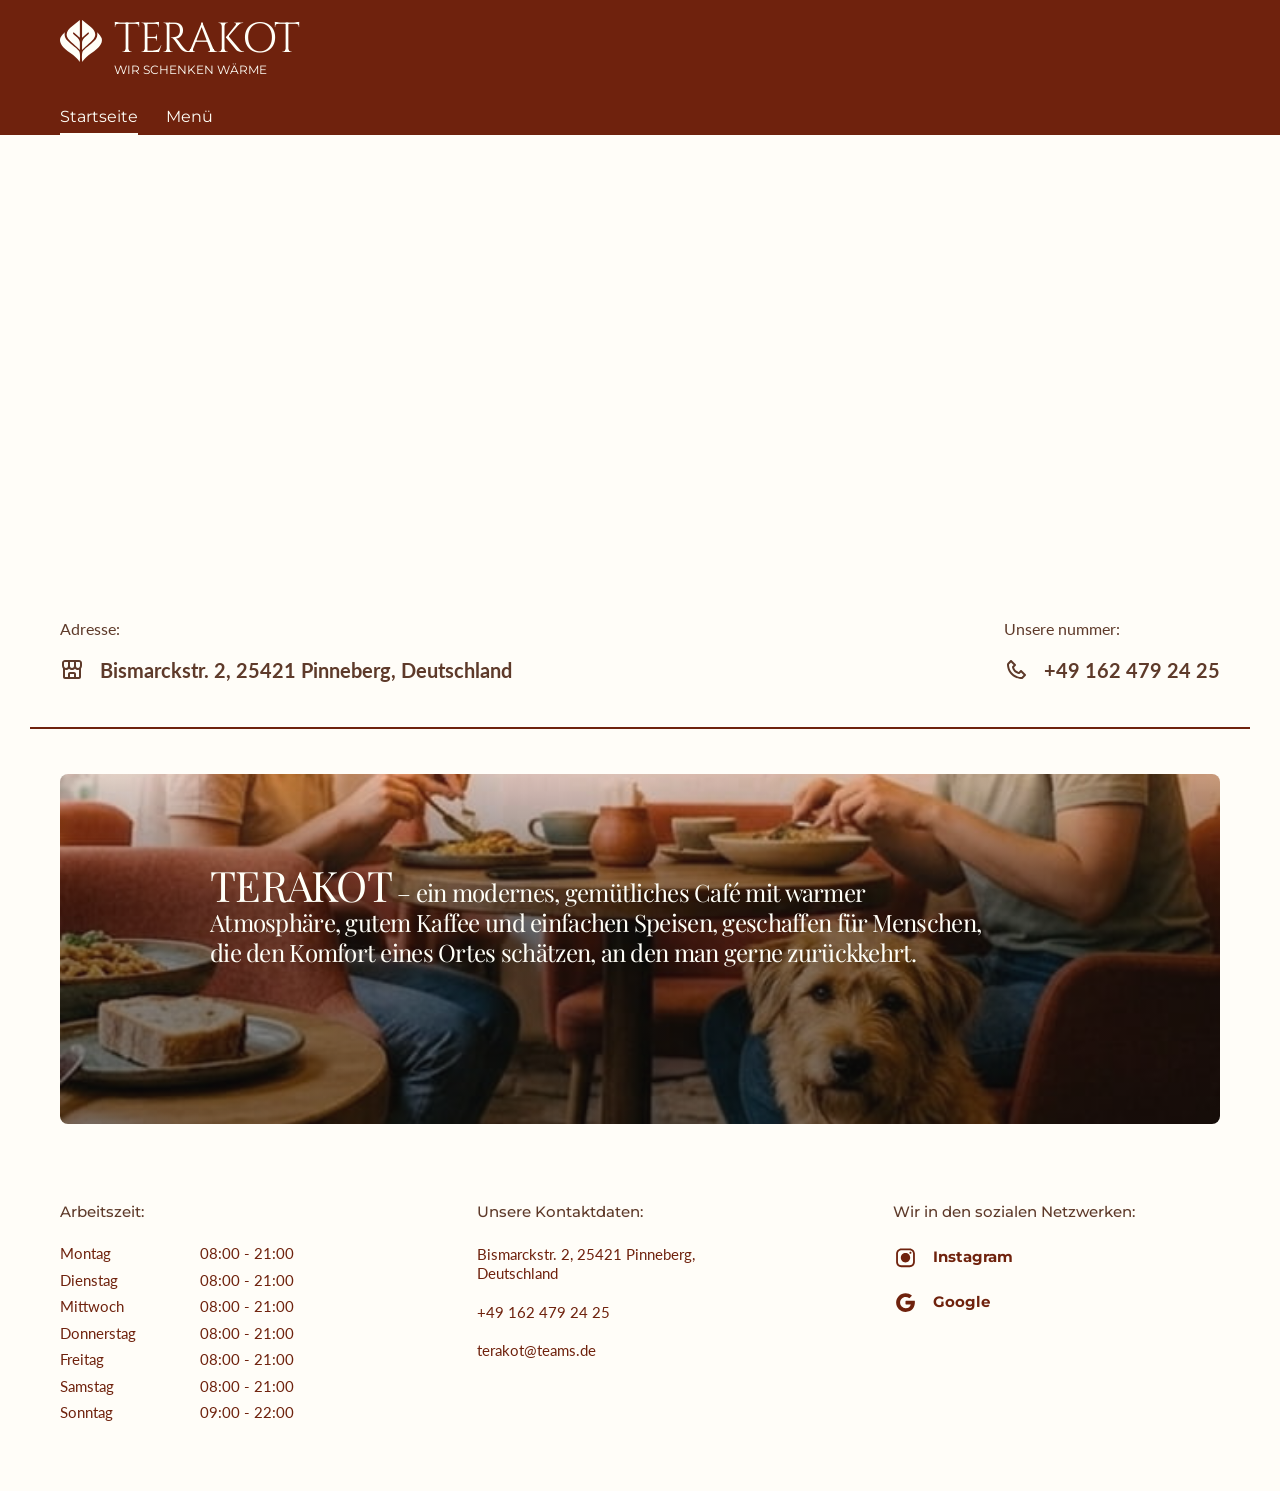
<file: index.html>
<!DOCTYPE html>
<html lang="en">
<head>
  <meta charset="UTF-8">
  <meta
  name="viewport"
  content="width=device-width, initial-scale=1.0, maximum-scale=1.0, user-scalable=no"/>
  <title>TERAKOT Café</title>
  <link rel="icon" type="ico+xml" href="favicon.ico">
  <link rel="apple-touch-icon" sizes="180x180" href="favicon.ico">
<link rel="preconnect" href="https://fonts.googleapis.com">
<link rel="preconnect" href="https://fonts.gstatic.com" crossorigin>
<link href="https://fonts.googleapis.com/css2?family=Cinzel:wght@400..900&family=Lato:ital,wght@0,100;0,300;0,400;0,700;0,900;1,100;1,300;1,400;1,700;1,900&family=Montserrat:ital,wght@0,100..900;1,100..900&family=Playfair+Display:ital,wght@0,400..900;1,400..900&display=swap" rel="stylesheet">
  <link rel="stylesheet" href="./css/common.css">
  <link rel="stylesheet" href="./css/home.css">

</head>
<body>
  <header class="site-header">
  <div class="container header-inner">
    <a href="./index.html" class="desktop-logo">
      <svg class="logo-icon" width="35" height="35">
        <use href="./images/symbol-defs.svg#icon-icon-terakot"></use>
      </svg>

      <div>
        <span class="desktop-logo-title">TERAKOT</span>
        <span class="desktop-logo-subtitle">WIR SCHENKEN WÄRME</span>
      </div>
    </a>

    <nav class="desktop-nav">
      <a href="./index.html" class="desktop-nav-link is-active" aria-current="page">Startseite</a>
      <a href="./menu.html" class="desktop-nav-link">Menü</a>
    </nav>

    <button class="burger-btn" id="burgerBtn" type="button" aria-label="Open menu">
      <svg class="burger-icon" width="40" height="40">
        <use href="./images/symbol-defs.svg#icon-menu-icon"></use>
      </svg>
    </button>
  </div>
</header>

  <div class="mobile-menu" id="mobileMenu">
    <div class="container mobile-menu-inner">
      <div class="mobile-menu-header">
        <div class="header-logo">
          <svg width="35" height="35">
            <use href="./images/symbol-defs.svg#icon-icon-terakot"></use>
          </svg>
          <span>TERAKOT</span>
        </div>

        <button class="close-btn" id="closeBtn" type="button" aria-label="Close menu">
          <svg width="40" height="40">
            <use href="./images/symbol-defs.svg#icon-x-icon"></use>
          </svg>
        </button>
      </div>

      <nav class="mobile-nav">
  <a href="./menu.html">Menü</a>
  <a href="#info">Informationen</a>
</nav>

<a href="./favorites.html" class="mobile-favorites-bar" id="mobileFavoritesBar">
  <span id="mobileFavoritesCount">0. Option ausgewählt</span>

  <svg width="28" height="28">
    <use href="./images/symbol-defs.svg#icon-heart-icon"></use>
  </svg>
</a>
    </div>
  </div>

  <main>
    <section class="hero-section">
      <div class="container">
        <h1 class="hero-title">TERAKOT</h1>
        <p class="hero-subtitle">Café</p>
      </div>
    </section>
<section class="tablet-info-section">
  <div class="container tablet-info-container">
    <div class="tablet-info-item">
      <p class="tablet-info-title">Adresse:</p>

      <div class="tablet-info-row">
        <svg width="24" height="24">
          <use href="./images/symbol-defs.svg#icon-magazin-icon"></use>
        </svg>
        <p>Bismarckstr. 2, 25421 Pinneberg, Deutschland</p>
      </div>
    </div>

    <div class="tablet-info-item">
      <p class="tablet-info-title">Unsere nummer:</p>

      <div class="tablet-info-row">
        <svg width="24" height="24">
          <use href="./images/symbol-defs.svg#icon-phone-icon"></use>
        </svg>
        <a href="tel:+491624792425">+49 162 479 24 25</a>
      </div>
    </div>
  </div>
</section>
    <section class="hero-store">
      <div class="container">
        <h2 class="cafe-name">Café TERAKOT</h2>
        <p class="cafe-address">Bismarckstr. 2, 25421 Pinneberg, Deutschland</p>
        <p class="cafe-slogan">WIR SCHENKEN WÄRME</p>
      </div>
    </section>

    <section class="menu-section">
      <div class="container">
        <div class="section-heading">
          <span class="line"></span>
          <h2 class="section-title">Menü</h2>
          <span class="line"></span>
        </div>

        <ul class="menu-list">
          <li class="menu-item">
            <a href="./menu.html#fruch" class="menu-link">
              Frühstück
              <svg class="icon-list" width="24" height="24">
                <use href="./images/symbol-defs.svg#icon-right-arrow-alt-icon"></use>
              </svg>
            </a>
          </li>

          <li class="menu-item">
            <a href="./menu.html#mittag" class="menu-link">
              Mittagstisch
              <svg class="icon-list" width="24" height="24">
                <use href="./images/symbol-defs.svg#icon-right-arrow-alt-icon"></use>
              </svg>
            </a>
          </li>

          <li class="menu-item">
            <a href="./menu.html#backwaren" class="menu-link">
              Backwaren und "To-Go"
              <svg class="icon-list" width="24" height="24">
                <use href="./images/symbol-defs.svg#icon-right-arrow-alt-icon"></use>
              </svg>
            </a>
          </li>

          <li class="menu-item">
            <a href="./menu.html#getranke" class="menu-link">
              Getränke
              <svg class="icon-list" width="24" height="24">
                <use href="./images/symbol-defs.svg#icon-right-arrow-alt-icon"></use>
              </svg>
            </a>
          </li>
        </ul>
      </div>
    </section>

    <section class="about-section">
      <div class="container">
        <div class="block-story">
          <div class="block-text">
            <p>
              <strong class="st-text">TERAKOT</strong>
              – ein modernes, gemütliches Café mit warmer Atmosphäre, gutem Kaffee
              und einfachen Speisen, geschaffen für Menschen, die den Komfort eines
              Ortes schätzen, an den man gerne zurückkehrt.
            </p>
          </div>

          <img
            class="about-img"
            srcset="./images/doge-phone-2x.jpg 2x"
            src="./images/dog-phone-1x.jpg"
            alt="People drinking coffee in Terakot Café"
          />
        </div>
      </div>
    </section>
<section class="contacts-section" id="info">
  <div class="container contacts-container">
    <div class="contact-item">
      <svg class="contact-icon" width="24" height="24">
        <use href="./images/symbol-defs.svg#icon-magazin-icon"></use>
      </svg>

      <div class="contact-body">
        <p class="contact-title">Adresse:</p>
        <p class="contact-text">Bismarckstr. 2, 25421 Pinneberg, Deutschland</p>
      </div>
    </div>

    <div class="contact-item">
      <svg class="contact-icon" width="24" height="24">
        <use href="./images/symbol-defs.svg#icon-phone-icon"></use>
      </svg>

      <div class="contact-body">
        <p class="contact-title">Unsere Nummer:</p>
        <a href="tel:+491624792425" class="contact-text">+49 162 479 24 25</a>
      </div>
    </div>

    <div class="contact-item">
      <svg class="contact-icon" width="24" height="24">
        <use href="./images/symbol-defs.svg#icon-meseger-icon"></use>
      </svg>

      <div class="contact-body">
        <p class="contact-title">E-Mail:</p>
        <a href="mailto:terakot@teams.de" class="contact-text">terakot@teams.de</a>
      </div>
    </div>

    <div class="contact-item">
      <svg class="contact-icon" width="24" height="24">
        <use href="./images/symbol-defs.svg#icon-clock-icon"></use>
      </svg>

      <div class="contact-body">
        <p class="contact-title">Arbeitszeit:</p>

        <div class="work-time">
          <p class="contact-text">Mo-Sa: 08:00 - 21:00</p>
          <p class="contact-text">So: 09:00 - 22:00</p>
        </div>
      </div>
    </div>
  </div>
</section>

<section class="social-section">
  <div class="container">
    <h2 class="social-title">Wir sind in den sozialen Netzwerken</h2>

    <div class="social-btns">
      <a href="#" class="social-btn">
        <svg class="social-icon" width="24" height="24">
          <use href="./images/symbol-defs.svg#icon-instagram-icon"></use>
        </svg>
        Instagram
      </a>

      <a href="#" class="social-btn">
        <svg class="social-icon" width="24" height="24">
          <use href="./images/symbol-defs.svg#icon-google-icon"></use>
        </svg>
        Google
      </a>
    </div>
  </div>
</section>

<section class="footer-info-section">
  <div class="container footer-info-grid">
    <div class="footer-info-block footer-worktime">
      <h2 class="footer-info-heading">Arbeitszeit:</h2>

      <ul class="footer-worktime-list">
        <li><span>Montag</span><span>08:00 - 21:00</span></li>
        <li><span>Dienstag</span><span>08:00 - 21:00</span></li>
        <li><span>Mittwoch</span><span>08:00 - 21:00</span></li>
        <li><span>Donnerstag</span><span>08:00 - 21:00</span></li>
        <li><span>Freitag</span><span>08:00 - 21:00</span></li>
        <li><span>Samstag</span><span>08:00 - 21:00</span></li>
        <li><span>Sonntag</span><span>09:00 - 22:00</span></li>
      </ul>
    </div>

    <div class="footer-info-block footer-contacts">
      <h2 class="footer-info-heading">Unsere Kontaktdaten:</h2>

      <address class="footer-contact-list">
        <a>Bismarckstr. 2, 25421 Pinneberg,<br>Deutschland</a>
        <a href="tel:+491624792425">+49 162 479 24 25</a>
        <a href="mailto:terakot@teams.de">terakot@teams.de</a>
      </address>
    </div>

    <div class="footer-info-block footer-social">
      <h2 class="footer-info-heading">Wir in den sozialen Netzwerken:</h2>

      <div class="footer-social-list">
        <a href="#">
          <svg width="25" height="25">
            <use href="./images/symbol-defs.svg#icon-instagram-icon"></use>
          </svg>
          Instagram
        </a>

        <a href="#">
          <svg width="25" height="25">
            <use href="./images/symbol-defs.svg#icon-google-icon"></use>
          </svg>
          Google
        </a>
      </div>
    </div>
  </div>
</section>
  </main>
<a href="./favorites.html" class="home-favorites-btn" id="homeFavoritesBtn" aria-label="Favoriten öffnen">
  <svg width="20" height="20">
    <use href="./images/symbol-defs.svg#icon-heart-icon"></use>
  </svg>
</a>
  <script src="./js/main.js"></script>
  <script src="./js/nav-transition.js"></script>
</body>
</html>
</file>
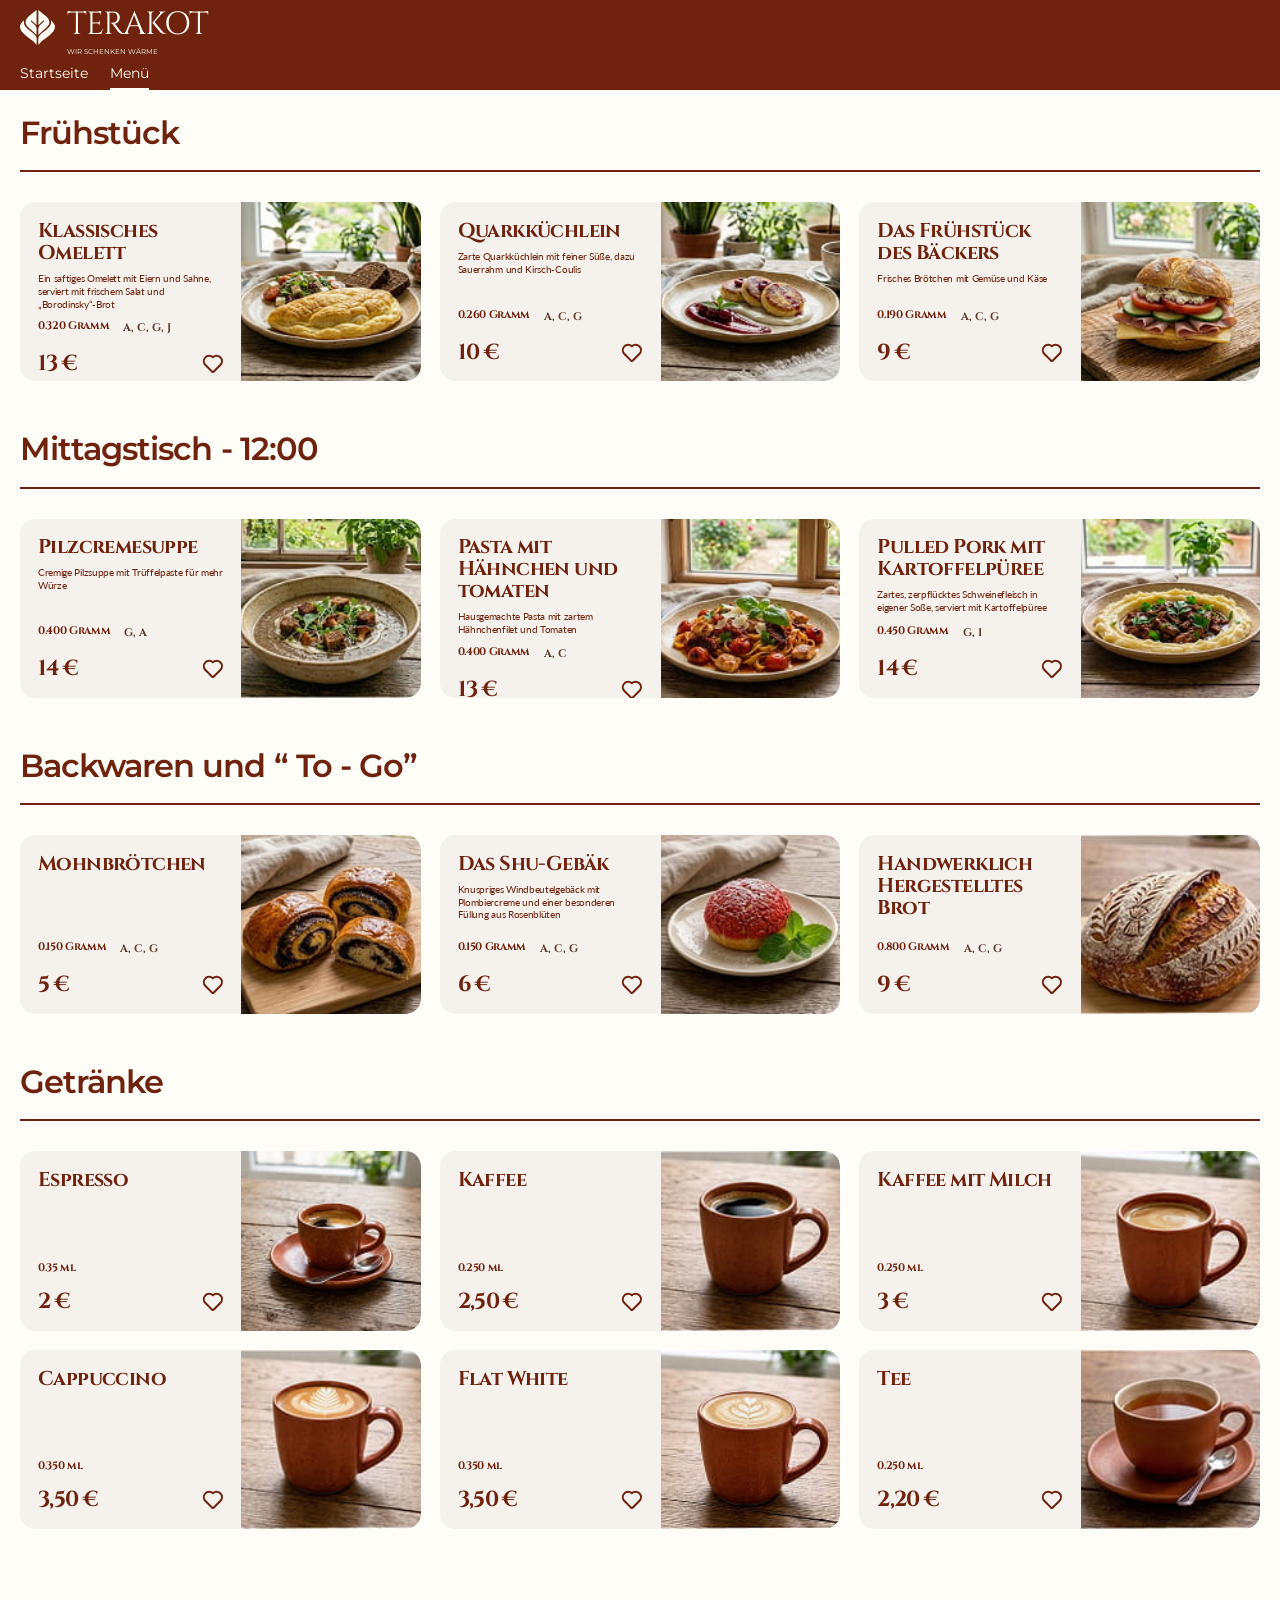
<file: favorites.html>
<!DOCTYPE html>
<html lang="de">
<head>
  <meta charset="UTF-8" />
  <meta
  name="viewport"
  content="width=device-width, initial-scale=1.0, maximum-scale=1.0, user-scalable=no"
/>

  <title>Favoriten | TERAKOT</title>
<link rel="icon" type="ico+xml" href="favicon.ico">
<link rel="apple-touch-icon" sizes="180x180" href="favicon.ico">
  <link rel="preconnect" href="https://fonts.googleapis.com" />
  <link rel="preconnect" href="https://fonts.gstatic.com" crossorigin />

  <link
    href="https://fonts.googleapis.com/css2?family=Cinzel:wght@400..900&family=Lato:wght@400;700&family=Montserrat:wght@400;500;600;700&display=swap"
    rel="stylesheet"/>

  <link rel="stylesheet" href="./css/common.css" />
  <link rel="stylesheet" href="./css/favorites.css" />
</head>

<body>
  <header class="favorites-header">
    <a href="./index.html" class="favorites-logo" aria-label="Zur Startseite">
      <svg width="35" height="35">
        <use href="./images/symbol-defs.svg#icon-icon-terakot"></use>
      </svg>
      <span>TERAKOT</span>
    </a>
  </header>

  <main class="favorites-page">
    <div class="container">
      <ul class="favorites-list" id="favoritesList"></ul>

      <p class="favorites-empty" id="favoritesEmpty">
        Du hast noch keine Favoriten ausgewählt.
      </p>
    </div>
  </main>

  <a href="./menu.html" class="favorites-back-btn">
    Zurück zum Menü
  </a>

  <script src="./js/favorites.js"></script>
  <script src="./js/nav-transition.js"></script>
</body>
</html>
</file>
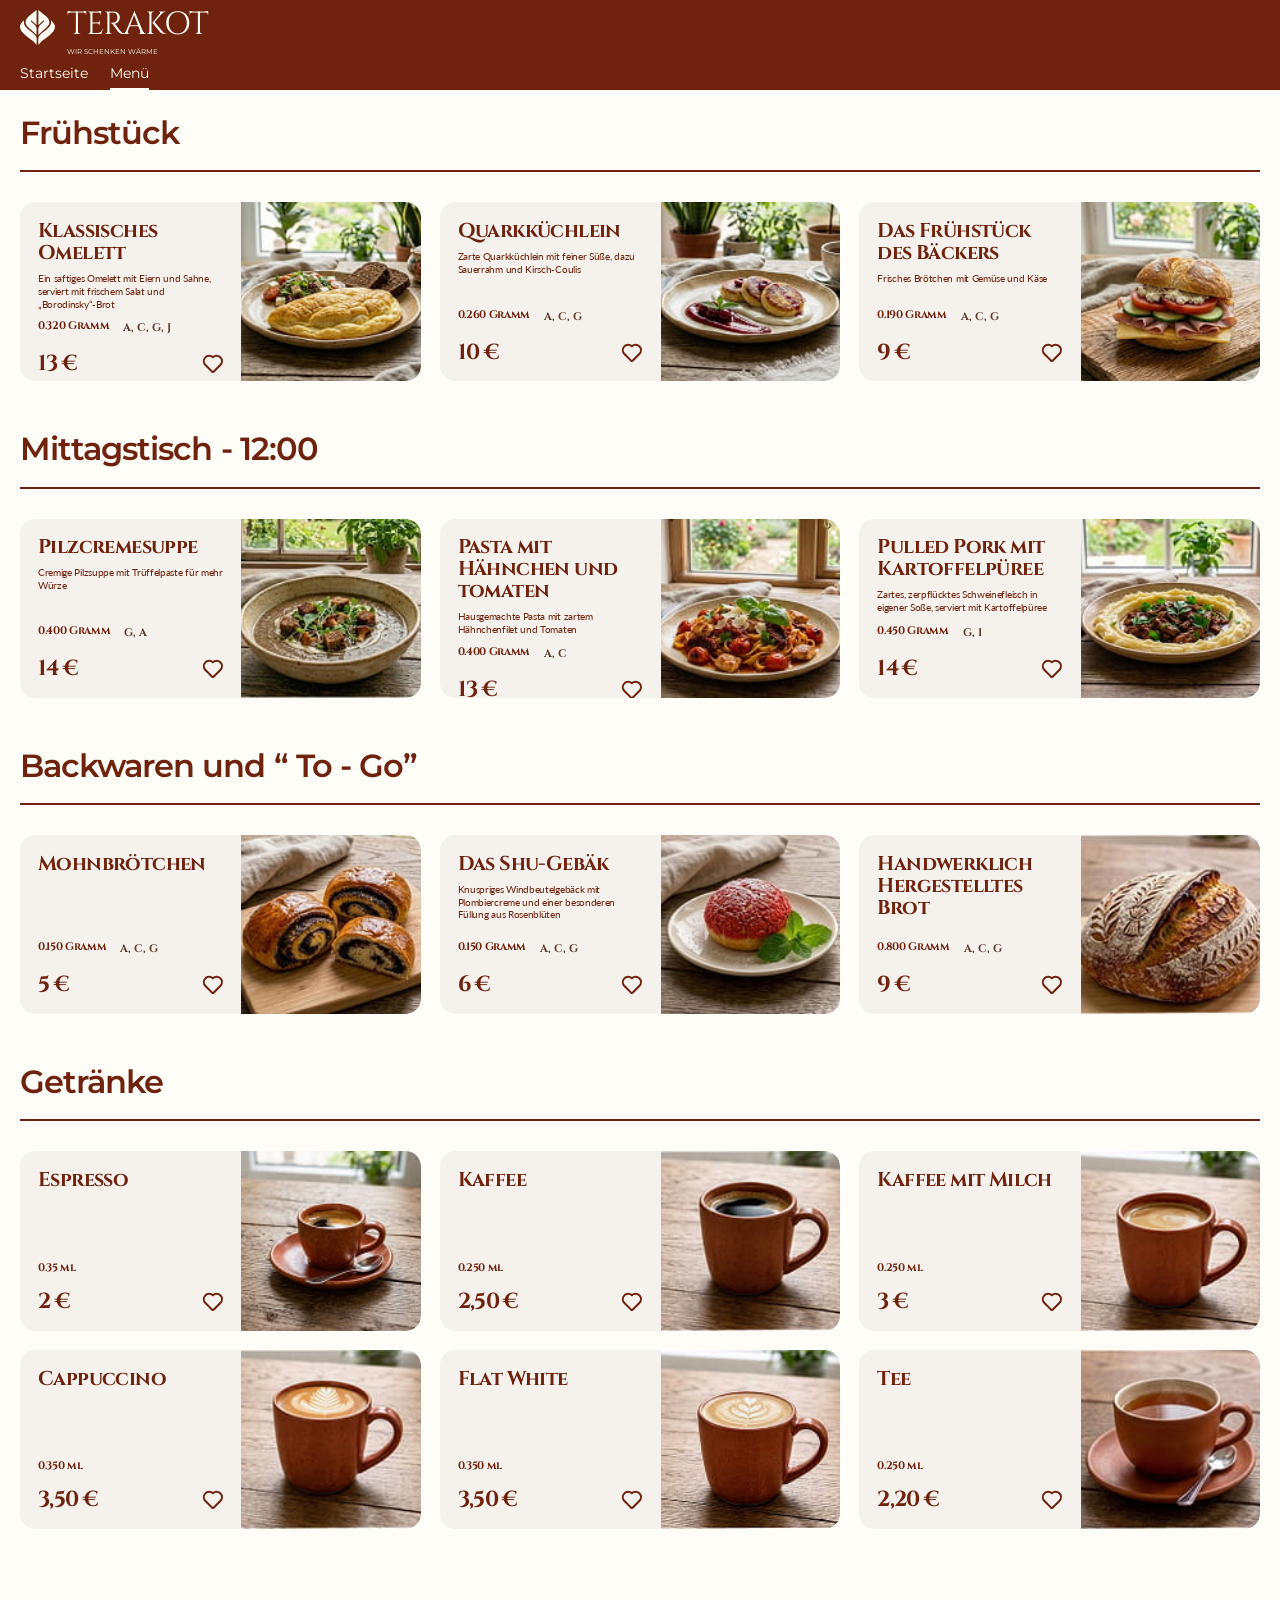
<file: menu.html>
<!DOCTYPE html>
<html lang="de">
<head>
  <meta charset="UTF-8" />
  <meta
  name="viewport"
  content="width=device-width, initial-scale=1.0, maximum-scale=1.0, user-scalable=no"/>

  <title>Menü | TERAKOT</title>
<link rel="icon" type="ico+xml" href="favicon.ico">
<link rel="apple-touch-icon" sizes="180x180" href="favicon.ico">
  <link rel="preconnect" href="https://fonts.googleapis.com" />
  <link rel="preconnect" href="https://fonts.gstatic.com" crossorigin />

  <link
    href="https://fonts.googleapis.com/css2?family=Cinzel:wght@400..900&family=Lato:wght@400;700&family=Montserrat:wght@400;500;600;700&display=swap"
    rel="stylesheet"
  />

  <link rel="stylesheet" href="./css/common.css" />
  <link rel="stylesheet" href="./css/menu.css" />
</head>

<body>
  <header class="menu-header">
  <div class="menu-header-inner">
    <a href="./index.html" class="menu-logo" aria-label="Zur Startseite">
      <svg class="menu-logo-icon" width="50" height="50">
        <use href="./images/symbol-defs.svg#icon-icon-terakot"></use>
      </svg>

      <span class="menu-logo-title">TERAKOT</span>
    </a>

    <p class="menu-logo-subtitle">WIR SCHENKEN WÄRME</p>

    <nav class="desktop-nav">
      <a href="./index.html" class="desktop-nav-link">Startseite</a>
      <a href="./menu.html" class="desktop-nav-link is-active" aria-current="page">Menü</a>
    </nav>

    <nav class="menu-nav" id="menuNav" aria-label="Menü Kategorien">
      <a class="menu-nav-link active" href="#fruehstueck">Frühstück</a>
      <a class="menu-nav-link" href="#mittag">Mittagstisch</a>
      <a class="menu-nav-link" href="#backwaren">Backwaren</a>
      <a class="menu-nav-link" href="#getranke">Getränke</a>
    </nav>
  </div>
</header>
  <main class="menu-page">
    <section class="menu-category" id="fruehstueck">
      <div class="container">
        <h2 class="menu-category-title">Frühstück</h2>
<span class="menu-line"></span>
        <ul class="dish-list">
          <li>
            <article class="dish-card">
              <div class="dish-info">
                <h3 class="dish-title">Klassisches Omelett</h3>

                <p class="dish-description">
                  Ein saftiges Omelett mit Eiern und Sahne, serviert mit
                  frischem Salat und „Borodinsky“-Brot
                </p>

                <div class="dish-meta">
                  <span>0.320 Gramm</span>
                  <button class="allergen-btn" type="button" data-allergens="A,C,G,J"> A, C, G, J </button>
                </div>

                <div class="dish-bottom">
                  <span class="dish-price">13 €</span>

                  <button
                   class="dish-fav"
                   type="button"
                   data-id="omelett"
                   data-title="Klassisches Omelett"
                   data-price="13 €"
                   data-img="./images/omlet-phone-1x.jpg"
                   data-img-2x="./images/omlet-2x.jpg 2x, ./images/omlet-phone-2x.jpg 1.5x"
                   data-weight="0.320 Gramm"
                   data-allergens="A, C, G, J"
                   data-description="Ein saftiges Omelett mit Eiern und Sahne, serviert mit frischem Salat und „Borodinsky“-Brot"
                   aria-label="Zu Favoriten hinzufügen">
  <svg width="20" height="20">
    <use href="./images/symbol-defs.svg#icon-heart-icon"></use>
  </svg>
</button>
                </div>
              </div>

              <img
                class="dish-img"
                srcset="./images/omlet-2x.jpg 2x, ./images/omlet-phone-2x.jpg 1.5x"
                src="./images/omlet-phone-1x.jpg"
                alt="Klassisches Omelett"
              />
            </article>
          </li>

          <li>
            <article class="dish-card">
              <div class="dish-info">
                <h3 class="dish-title">Quarkküchlein</h3>

                <p class="dish-description">
                  Zarte Quarkküchlein mit feiner Süße, dazu Sauerrahm und Kirsch-Coulis
                </p>

                <div class="dish-meta">
                  <span>0.260 Gramm</span>
                  <button class="allergen-btn" type="button" data-allergens="A,C,G"> A, C, G </button>
                </div>

                <div class="dish-bottom">
                  <span class="dish-price">10 €</span>

                  <button class="dish-fav" type="button" 
                   data-id="quarkkuechlein"
                   data-title="Quarkküchlein"
                   data-price="10 €"
                   data-img="./images/syrnyky-phone-1x.jpg"
                   data-img-2x="./images/syrnyky-2x.jpg"
                   data-weight="0.260 Gramm"
                   data-allergens="A, C, G"
                   data-description="Zarte Quarkküchlein mit feiner Süße, dazu Sauerrahm und Kirsch-Coulis" aria-label="Zu Favoriten hinzufügen">
                    <svg width="20" height="20">
                      <use href="./images/symbol-defs.svg#icon-heart-icon"></use>
                    </svg>
                  </button>
                </div>
              </div>

              <img
                class="dish-img"
                srcset="./images/syrnyky-phone-2x.jpg 2x, ./images/syrnyky-2x.jpg 1.5x"
                src="./images/syrnyky-phone-1x.jpg"
                alt="Quarkküchlein"
              />
            </article>
          </li>

          <li>
            <article class="dish-card">
              <div class="dish-info">
                <h3 class="dish-title">Das Frühstück des Bäckers</h3>

                <p class="dish-description">
                  Frisches Brötchen mit Gemüse und Käse
                </p>

                <div class="dish-meta">
                  <span>0.190 Gramm</span>
                  <button class="allergen-btn" type="button" data-allergens="A,C,G"> A, C, G </button>
                </div>

                <div class="dish-bottom">
                  <span class="dish-price">9 €</span>

                  <button class="dish-fav" type="button" 
                   data-id="fruehstueck-des-baeckers"
                   data-title="Das Frühstück des Bäckers"
                   data-price="9 €"
                   data-img="./images/schef-phone-1x.jpg"
                   data-img-2x="./images/sendvich-2x.jpg"
                   data-weight="0.190 Gramm"
                   data-allergens="A, C, G"
                   data-description="Frisches Brötchen mit Gemüse und Käse" aria-label="Zu Favoriten hinzufügen">
                    <svg width="20" height="20">
                      <use href="./images/symbol-defs.svg#icon-heart-icon"></use>
                    </svg>
                  </button>
                </div>
              </div>

              <img
                class="dish-img"
                srcset="./images/sendvich-2x.jpg 2x, ./images/schef-phone-2x.jpg 1.5x"
                src="./images/schef-phone-1x.jpg"
                alt="Das Frühstück des Bäckers"
              />
            </article>
          </li>
        </ul>
        <span class="menu-line menu-line-bottom"></span>
      </div>
    </section>

    <section class="menu-category" id="mittag">
      <div class="container">
        <h2 class="menu-category-title">Mittagstisch - 12:00</h2>
<span class="menu-line"></span>
        <ul class="dish-list">
          <li>
            <article class="dish-card">
              <div class="dish-info">
                <h3 class="dish-title">Pilzcremesuppe</h3>
                <p class="dish-description">Cremige Pilzsuppe mit Trüffelpaste für mehr Würze</p>

                <div class="dish-meta">
                  <span>0.400 Gramm</span>
                  <button class="allergen-btn" type="button" data-allergens="G,A"> G, A </button>
                </div>

                <div class="dish-bottom">
                  <span class="dish-price">14 €</span>

                  <button class="dish-fav" type="button" 
                   data-id="pilzcremesuppe"
                   data-title="Pilzcremesuppe"
                   data-price="14 €"
                   data-img="./images/grybnuy-phone-1x.jpg"
                   data-img-2x="./images/grybnuy-2x.jpg"
                   data-weight="0.400 Gramm"
                   data-allergens="G, A"
                   data-description="Cremige Pilzsuppe mit Trüffelpaste für mehr Würze" aria-label="Zu Favoriten hinzufügen">
                    <svg width="20" height="20">
                      <use href="./images/symbol-defs.svg#icon-heart-icon"></use>
                    </svg>
                  </button>
                </div>
              </div>

              <img
                class="dish-img"
                srcset="./images/grybnuy-2x.jpg 2x, ./images/grybnuy-phone-2x.jpg 1.5x"
                src="./images/grybnuy-phone-1x.jpg"
                alt="Pilzcremesuppe"
              />
            </article>
          </li>

          <li>
            <article class="dish-card">
              <div class="dish-info">
                <h3 class="dish-title">Pasta mit Hähnchen und tomaten</h3>
                <p class="dish-description">Hausgemachte Pasta mit zartem Hähnchenfilet und Tomaten</p>

                <div class="dish-meta">
                  <span>0.400 Gramm</span>
                  <button class="allergen-btn" type="button" data-allergens="A,C"> A, C </button>
                </div>

                <div class="dish-bottom">
                  <span class="dish-price">13 €</span>

                  <button class="dish-fav" type="button" 
                   data-id="pasta-mit-haehnchen-und-tomaten"
                   data-title="Pasta mit Hähnchen und tomaten"
                   data-price="13 €"
                   data-img="./images/pasta-phone-1x.jpg"
                   data-img-2x="./images/pasta-2x.jpg"
                   data-weight="0.400 Gramm"
                   data-allergens="A, C"
                   data-description="Hausgemachte Pasta mit zartem Hähnchenfilet und Tomaten" aria-label="Zu Favoriten hinzufügen">
                    <svg width="20" height="20">
                      <use href="./images/symbol-defs.svg#icon-heart-icon"></use>
                    </svg>
                  </button>
                </div>
              </div>

              <img
                class="dish-img"
                srcset="./images/pasta-2x.jpg 2x, ./images/pasta-phone-2x.jpg 1.5x"
                src="./images/pasta-phone-1x.jpg"
                alt="Pasta mit Hähnchen und tomaten"
              />
            </article>
          </li>

          <li>
            <article class="dish-card">
              <div class="dish-info">
                <h3 class="dish-title">Pulled Pork mit Kartoffelpüree</h3>
                <p class="dish-description">Zartes, zerpflücktes Schweinefleisch in eigener Soße, serviert mit Kartoffelpüree</p>

                <div class="dish-meta">
                  <span>0.450 Gramm</span>
                  <button class="allergen-btn" type="button" data-allergens="G,I"> G, I </button>
                </div>

                <div class="dish-bottom">
                  <span class="dish-price">14 €</span>

                  <button class="dish-fav" type="button" 
                   data-id="pulled-pork-mit-kartoffelpueree"
                   data-title="Pulled Pork mit Kartoffelpüree"
                   data-price="14 €"
                   data-img="./images/swununa-phone-1x.jpg"
                   data-img-2x="./images/swynyna-2x.jpg"
                   data-weight="0.450 Gramm"
                   data-allergens="G, I"
                   data-description="Zartes, zerpflücktes Schweinefleisch in eigener Soße, serviert mit Kartoffelpüree" aria-label="Zu Favoriten hinzufügen">
                    <svg width="20" height="20">
                      <use href="./images/symbol-defs.svg#icon-heart-icon"></use>
                    </svg>
                  </button>
                </div>
              </div>

              <img
                class="dish-img"
                srcset="./images/swynyna-2x.jpg 2x, ./images/swununa-phone-2x.jpg 1.5x"
                src="./images/swununa-phone-1x.jpg"
                alt="Pulled Pork mit Kartoffelpüree"
              />
            </article>
          </li>
        </ul>
        <span class="menu-line menu-line-bottom"></span>
      </div>
    </section>

    <section class="menu-category" id="backwaren">
      <div class="container">
        <h2 class="menu-category-title">Backwaren und “ To - Go”</h2>
<span class="menu-line"></span>
        <ul class="dish-list">
          <li>
            <article class="dish-card">
              <div class="dish-info">
                <h3 class="dish-title">Mohnbrötchen</h3>

                <div class="dish-meta">
                  <span>0.150 Gramm</span>
                  <button class="allergen-btn" type="button" data-allergens="A,C,G"> A, C, G </button>
                </div>

                <div class="dish-bottom">
                  <span class="dish-price">5 €</span>

                  <button class="dish-fav" type="button" 
                   data-id="mohnbroetchen"
                   data-title="Mohnbrötchen"
                   data-price="5 €"
                   data-img="./images/mak-phone-1x.jpg"
                   data-img-2x="./images/smakom-2x.jpg"
                   data-weight="0.150 Gramm"
                   data-allergens="A, C, G"
                   data-description="Knuspriges Brötchen mit Mohn" aria-label="Zu Favoriten hinzufügen">
                    <svg width="20" height="20">
                      <use href="./images/symbol-defs.svg#icon-heart-icon"></use>
                    </svg>
                  </button>
                </div>
              </div>

              <img
                class="dish-img"
                srcset="./images/smakom-2x.jpg 2x, ./images/mak-phone-2x.jpg 1.5x"
                src="./images/mak-phone-1x.jpg"
                alt="Mohnbrötchen"
              />
            </article>
          </li>

                    <li>
            <article class="dish-card">
              <div class="dish-info">
                <h3 class="dish-title">Das Shu-Gebäk</h3>
                <p class="dish-description">Knuspriges Windbeutelgebäck mit Plombiercreme und einer besonderen Füllung aus Rosenblüten</p>

                <div class="dish-meta">
                  <span>0.150 Gramm</span>
                  <button class="allergen-btn" type="button" data-allergens="A,C,G"> A, C, G </button>
                </div>

                <div class="dish-bottom">
                  <span class="dish-price">6 €</span>

                  <button class="dish-fav" type="button" 
                   data-id="das-shu-gebaek"
                   data-title="Das Shu-Gebäk"
                   data-price="6 €"
                   data-img="./images/schu-phone-1x.jpg"
                   data-img-2x="./images/shy-2x.jpg"
                   data-weight="0.150 Gramm"
                   data-allergens="A, C, G"
                   data-description="Knuspriges Windbeutelgebäck mit Plombiercreme und einer besonderen Füllung aus Rosenblüten" aria-label="Zu Favoriten hinzufügen">
                    <svg width="20" height="20">
                      <use href="./images/symbol-defs.svg#icon-heart-icon"></use>
                    </svg>
                  </button>
                </div>
              </div>

              <img
                class="dish-img"
                srcset="./images/shy-2x.jpg 2x, ./images/schu-phone-2x.jpg 1.5x"
                src="./images/schu-phone-1x.jpg"
                alt="Das Shu-Gebäk"
              />
            </article>
          </li>

          <li>
            <article class="dish-card">
              <div class="dish-info">
                <h3 class="dish-title">Handwerklich Hergestelltes Brot</h3>

                <div class="dish-meta">
                  <span>0.800 Gramm</span>
                  <button class="allergen-btn" type="button" data-allergens="A,C,G"> A, C, G </button>
                </div>

                <div class="dish-bottom">
                  <span class="dish-price">9 €</span>

                  <button class="dish-fav" type="button" 
                   data-id="handwerklich-hergestelltes-brot"
                   data-title="Handwerklich Hergestelltes Brot"
                   data-price="9 €"
                   data-img="./images/bread-phone-1x.jpg"
                   data-img-2x="./images/bread-2x.jpg"
                   data-weight="0.800 Gramm"
                   data-allergens="A, C, G"
                   data-description="Handwerklich hergestelltes Brot mit natürlichen Zutaten" aria-label="Zu Favoriten hinzufügen">
                    <svg width="20" height="20">
                      <use href="./images/symbol-defs.svg#icon-heart-icon"></use>
                    </svg>
                  </button>
                </div>
              </div>

              <img
                class="dish-img"
                srcset="./images/breat-2x.jpg 2x, ./images/bread-phone-2x.jpg 1.5x"
                src="./images/bread-phone-1x.jpg"
                alt="Handwerklich Hergestelltes Brot"
              />
            </article>
          </li>
        </ul>
        <span class="menu-line menu-line-bottom"></span>
      </div>
    </section>

    <section class="menu-category" id="getranke">
      <div class="container">
        <h2 class="menu-category-title">Getränke</h2>
        <span class="menu-line"></span>

        <ul class="dish-list">
            <li>
            <article class="dish-card">
              <div class="dish-info">
                <h3 class="dish-title">Espresso</h3>

                <div class="dish-meta">
                  <span>0.35 ml</span>
                </div>

                <div class="dish-bottom">
                  <span class="dish-price">2 €</span>

                  <button class="dish-fav" type="button" 
                   data-id="espresso"
                   data-title="Espresso"
                   data-price="2 €"
                   data-img="./images/espresso-phone-1x.jpg"
                   data-img-2x="./images/espresso-2x.jpg"
                   data-weight="0.35 ml"
                   aria-label="Zu Favoriten hinzufügen">
                    <svg width="20" height="20">
                      <use href="./images/symbol-defs.svg#icon-heart-icon"></use>
                    </svg>
                  </button>
                </div>
              </div>

              <img
                class="dish-img"
                srcset="./images/espresso-2x.jpg 2x, ./images/espresso-phone-2x.jpg 1.5x"
                src="./images/espresso-phone-1x.jpg"
                alt="Espresso"
              />
            </article>
          </li>

          <li>
            <article class="dish-card">
              <div class="dish-info">
                <h3 class="dish-title">Kaffee</h3>

                <div class="dish-meta">
                  <span>0.250 ml</span>
                </div>

                <div class="dish-bottom">
                  <span class="dish-price">2,50 €</span>

                  <button class="dish-fav" type="button" 
                   data-id="kaffee"
                   data-title="Kaffee"
                   data-price="2,50 €"
                   data-img="./images/americano-phone-1x.jpg"
                   data-img-2x="./images/americano-2x.jpg"
                   data-weight="0.250 ml" aria-label="Zu Favoriten hinzufügen">
                    <svg width="20" height="20">
                      <use href="./images/symbol-defs.svg#icon-heart-icon"></use>
                    </svg>
                  </button>
                </div>
              </div>

              <img
                class="dish-img"
                srcset="./images/americano-2x.jpg 2x, ./images/americano-phone-2x.jpg 1.5x"
                src="./images/americano-phone-1x.jpg"
                alt="Kaffee"
              />
            </article>
          </li>

          <li>
            <article class="dish-card">
              <div class="dish-info">
                <h3 class="dish-title">Kaffee mit Milch</h3>

                <div class="dish-meta">
                  <span>0.250 ml</span>
                </div>

                <div class="dish-bottom">
                  <span class="dish-price">3 €</span>

                  <button class="dish-fav" type="button" 
                   data-id="kaffee-mit-milch"
                   data-title="Kaffee mit Milch"
                   data-price="3 €"
                   data-img="./images/anmercismilk-phone-1x.jpg"
                   data-img-2x="./images/amersmilk-2x.jpg"
                   data-weight="0.250 ml" aria-label="Zu Favoriten hinzufügen">
                    <svg width="20" height="20">
                      <use href="./images/symbol-defs.svg#icon-heart-icon"></use>
                    </svg>
                  </button>
                </div>
              </div>

              <img
                class="dish-img"
                srcset="./images/amersmilk-2x.jpg 2x, ./images/amercismilk-phone-2x.jpg 1.5x"
                src="./images/anmercismilk-phone-1x.jpg"
                alt="Kaffee mit Milch"
              />
            </article>
          </li>

          <li>
            <article class="dish-card">
              <div class="dish-info">
                <h3 class="dish-title">Cappuccino</h3>

                <div class="dish-meta">
                  <span>0.350 ml</span>
                </div>

                <div class="dish-bottom">
                  <span class="dish-price">3,50 €</span>

                  <button class="dish-fav" type="button" 
                   data-id="cappuccino"
                   data-title="Cappuccino"
                   data-price="3,50 €"
                   data-img="./images/capuchino-phone-1x.jpg"
                   data-weight="0.350 ml" aria-label="Zu Favoriten hinzufügen">
                    <svg width="20" height="20">
                      <use href="./images/symbol-defs.svg#icon-heart-icon"></use>
                    </svg>
                  </button>
                </div>
              </div>

              <img
                class="dish-img"
                srcset="./images/capuchino-2x.jpg 2x, ./images/capuchino-phone-2x.jpg 1.5x"
                src="./images/capuchino-phone-1x.jpg"
                alt="Cappuccino"
              />
            </article>
          </li>

          <li>
            <article class="dish-card">
              <div class="dish-info">
                <h3 class="dish-title">Flat White</h3>

                <div class="dish-meta">
                  <span>0.350 ml</span>
                </div>

                <div class="dish-bottom">
                  <span class="dish-price">3,50 €</span>

                  <button class="dish-fav" type="button" 
                   data-id="flat-white"
                   data-title="Flat White"
                   data-price="3,50 €"
                   data-img="./images/flatwhite-phone-1x.jpg"
                   data-weight="0.350 ml" aria-label="Zu Favoriten hinzufügen">
                    <svg width="20" height="20">
                      <use href="./images/symbol-defs.svg#icon-heart-icon"></use>
                    </svg>
                  </button>
                </div>
              </div>

              <img
                class="dish-img"
                srcset="./images/flatwhite-2x.jpg 2x, ./images/flatwhite-phone-2x.jpg 1.5x"
                src="./images/flatwhite-phone-1x.jpg"
                alt="Flat White"
              />
            </article>
          </li>

          <li>
            <article class="dish-card">
              <div class="dish-info">
                <h3 class="dish-title">Tee</h3>

                <div class="dish-meta">
                  <span>0.250 ml</span>
                </div>

                <div class="dish-bottom">
                  <span class="dish-price">2,20 €</span>

                  <button class="dish-fav" type="button" 
                   data-id="tee"
                   data-title="Tee"
                   data-price="2,20 €"
                   data-img="./images/tee-phone-1x.jpg"
                   data-img-2x="./images/tee-2x.jpg"
                   data-weight="0.250 ml" aria-label="Zu Favoriten hinzufügen">
                    <svg width="20" height="20">
                      <use href="./images/symbol-defs.svg#icon-heart-icon"></use>
                    </svg>
                  </button>
                </div>
              </div>

              <img
                class="dish-img"
                srcset="./images/tee-2x.jpg 2x, ./images/tee-phone-2x.jpg 1.5x"
                src="./images/tee-phone-1x.jpg"
                alt="Tee"
              />
            </article>
          </li>
        </ul>
    <span class="menu-line menu-line-bottom"></span>
      </div>
    </section>
  </main>
<a href="./favorites.html" class="favorites-bar" id="favoritesBar">
  <span id="favoritesCount">0. Option ausgewählt</span>

  <svg width="18" height="18">
    <use href="./images/symbol-defs.svg#icon-heart-icon"></use>
  </svg>
</a>
  <script src="./js/menu.js"></script>
  <script src="./js/nav-transition.js"></script>
</body>
</html>
</file>
<file: css/common.css>
:root {
  --color-bg: #fffdf8;
  --color-light: #fffff8;
  --color-card: #f5f2ee;
  --color-menu-card: #f2e3d5;
  --color-brown: #6f220d;
  --color-brown-light: #c56b4b;
  --color-text-brown: #5e3a2a;

  --container-width: 375px;
  --container-padding: 20px;

  --radius: 8px;
  --radius-card: 15px;
}

*,
*::before,
*::after {
  box-sizing: border-box;
  margin: 0;
  padding: 0;
}

html {
  scroll-behavior: smooth;
}

body {
  min-width: 320px;
  background-color: var(--color-bg);
  color: #030a06;
  font-weight: 400;
  line-height: 1.1;
}

html,
body {
  width: 100%;
  overflow-x: hidden;
  touch-action: pan-y;
}

ul,
ol {
  list-style: none;
}

a {
  color: inherit;
  text-decoration: none;
}

button {
  border: none;
  background: transparent;
  font-family: inherit;
  cursor: pointer;
}

button,
a {
  touch-action: manipulation;
}

img {
  display: block;
  max-width: 100%;
  height: auto;
}

svg {
  display: block;
}

.desktop-nav-link {
  position: relative;
  padding-bottom: 9px;
  color: #fffff8;
}

.desktop-nav-link::after {
  content: "";
  position: absolute;
  left: 0;
  bottom: 0;

  width: 100%;
  height: 2px;
  background-color: #fffff8;

  transform: scaleX(0);
  transform-origin: left;
  transition: transform 250ms ease;
}

.desktop-nav-link.is-active::after,
.desktop-nav-link.is-changing::after {
  transform: scaleX(1);
}

/* mobile базово */
.container {
  width: 100%;
  max-width: 375px;
  padding: 0 20px;
  margin: 0 auto;
}

/* tablet */
@media screen and (min-width: 768px) {
  :root {
    --container-width: 768px;
    --container-padding: 24px;
  }

  .container {
    max-width: var(--container-width);
    padding-left: var(--container-padding);
    padding-right: var(--container-padding);
  }
}

/* desktop */
@media screen and (min-width: 1280px) {
  .container {
    max-width: 1280px;
    padding: 0 24px;
  }
}
</file>
<file: css/home.css>
/* Header */

.site-header {
  position: absolute;
  top: 0;
  left: 0;
  z-index: 10;

  width: 100%;
  padding: 20px 0;
}

.header-inner {
  display: flex;
  justify-content: flex-end;
  align-items: center;
}

.burger-btn,
.close-btn {
  display: flex;
  align-items: center;
  justify-content: center;
}

.burger-icon {
  fill: var(--color-light);
}

/* Mobile menu */

.mobile-menu {
  position: fixed;
  top: 0;
  right: -100%;
  z-index: 100;

  width: 100%;
  height: 100vh;

  background-color: var(--color-brown);
  transition: right 300ms ease;
}

.mobile-menu.is-open {
  right: 0;
}

.mobile-favorites-bar {
  position: absolute;
  left: 0;
  bottom: 0;

  display: none;
  align-items: center;
  justify-content: center;
  gap: 80px;

  width: 100%;
  height: 65px;

  border-radius: 10px 10px 0 0;
  background-color: #cf704f;

  font-family: "Lato", sans-serif;
  font-weight: 700;
  font-size: 18px;
  color: #fffff8;
}

.mobile-favorites-bar.is-visible {
  display: flex;
}

.mobile-favorites-bar svg {
  fill: #fffff8;
}

.mobile-menu-inner {
  position: relative;
  min-height: 100vh;
  padding-top: 20px;
  padding-bottom: 90px;
}

.mobile-favorites-bar {
  position: absolute;
  left: 0;
  bottom: 0;

  display: none;
  align-items: center;
  justify-content: center;
  gap: 80px;

  width: 100%;
  height: 65px;

  border-radius: 10px 10px 0 0;
  background-color: #cf704f;

  font-family: "Lato", sans-serif;
  font-weight: 700;
  font-size: 18px;
  color: #fffff8;
}

.mobile-favorites-bar.is-visible {
  display: flex;
}

.mobile-favorites-bar svg {
  fill: #fffff8;
}

.mobile-menu-inner {
  position: relative;
  min-height: 100vh;
  padding-top: 20px;
  padding-bottom: 90px;
}

.mobile-menu-header {
  display: flex;
  align-items: center;
  justify-content: space-between;

  margin-bottom: 60px;
  color: #fffff8;
}

.header-logo {
  display: flex;
  align-items: center;
  gap: 8px;

  font-family: "Cinzel", serif;
  font-size: 24px;
  font-weight: 400;
  color: #fffff8;
}

.header-logo svg {
  fill: currentColor;
}

.close-btn {
  color: #fffff8;
}

.close-btn svg {
  fill: currentColor;
}

.mobile-nav {
  display: flex;
  flex-direction: column;
  align-items: flex-end;
  gap: 25px;
}

.mobile-nav a {
  font-family: "Montserrat", sans-serif;
  font-size: 32px;
  font-weight: 400;
  line-height: 1.2;
  color: #fffff8;
}

/* Hero */

.hero-section {
  width: 100%;
  padding: 134px 0 110px;

  background-repeat: no-repeat;
  background-position: center;
  background-size: cover;

  animation: heroSlider 15s infinite;
}

@keyframes heroSlider {
  0%,
  30% {
    background-image:
      linear-gradient(rgba(0, 0, 0, 0.2), rgba(111, 34, 13, 0.2)),
      url("../images/cafe-phone-2x.jpg");
  }

  33%,
  63% {
    background-image:
      linear-gradient(rgba(0, 0, 0, 0.2), rgba(111, 34, 13, 0.2)),
      url("../images/cafe2-1x.jpg");
  }

  66%,
  100% {
    background-image:
      linear-gradient(rgba(0, 0, 0, 0.2), rgba(111, 34, 13, 0.2)),
      url("../images/doge-phone-2x.jpg");
  }
}

.hero-title {
  font-family: "Cinzel", serif;
  font-weight: 400;
  font-size: 64px;
  letter-spacing: -0.03em;
  text-align: center;
  color: var(--color-light);
}

.hero-subtitle {
  font-family: "Cinzel", serif;
  font-weight: 400;
  font-size: 24px;
  letter-spacing: -0.03em;
  text-align: center;
  color: var(--color-light);
}

/* Store */

.hero-store {
  margin: 0 auto;
  padding: 15px 0 25px;
  background-color: var(--color-brown);
}

.cafe-name {
  font-family: "Playfair Display", serif;
  font-weight: 500;
  font-size: 36px;
  letter-spacing: -0.03em;
  color: var(--color-light);
}

.cafe-address {
  margin-top: 4px;
  font-family: "Lato", sans-serif;
  font-size: 16px;
  letter-spacing: -0.03em;
  color: var(--color-light);
}

.cafe-slogan {
  margin-top: 25px;
  font-family: "Montserrat", sans-serif;
  font-weight: 200;
  font-size: 16px;
  color: var(--color-light);
}

/* Menu preview */

.menu-section {
  padding: 40px 0 0;
}

.section-heading {
  display: flex;
  align-items: center;
  gap: 15px;
}

.line {
  flex-grow: 1;
  height: 1px;
  background-color: var(--color-brown);
}

.section-title {
  font-family: "Montserrat", sans-serif;
  font-weight: 400;
  font-size: 24px;
  letter-spacing: -0.03em;
  color: var(--color-brown);
}

.menu-list {
  display: flex;
  flex-direction: column;
  gap: 20px;

  margin-top: 25px;
  padding-bottom: 25px;
  border-bottom: 1px solid var(--color-brown);
}

.menu-link {
  display: flex;
  align-items: center;
  justify-content: space-between;

  width: 100%;
  padding: 18px 20px;

  border-radius: var(--radius);
  background-color: var(--color-menu-card);

  font-family: "Lato", sans-serif;
  font-size: 20px;
  letter-spacing: -0.03em;
  color: var(--color-brown);
}

.icon-list {
  fill: currentColor;
}

/* About */

.about-section {
  padding: 40px 0;
}

.block-story {
  overflow: hidden;
  border-radius: var(--radius);
  background-color: var(--color-card);
}

.block-text {
  padding: 62px 20px 58px;
}

.block-text p {
  font-family: "Playfair Display", serif;
  font-size: 20px;
  line-height: 1.2;
  letter-spacing: -0.03em;
  color: var(--color-text-brown);
}

.st-text {
  font-size: 36px;
  line-height: 1;
  font-weight: 400;
}

.about-img {
  width: 100%;
  height: 326px;
  object-fit: cover;
}

/* Contacts */
.footer-info-section {
  display: none;
}

.contacts-section {
  padding: 0 0 40px;
}

.contacts-container {
  display: flex;
  flex-direction: column;
  gap: 24px;
}

.contact-item {
  display: flex;
  align-items: center;
  gap: 24px;

  width: 100%;
  min-height: 72px;
  padding: 16px;

  border-radius: var(--radius);
  background-color: var(--color-card);
}

.contact-icon {
  flex-shrink: 0;
  width: 24px;
  height: 24px;
  fill: var(--color-text-brown);
}

.contact-body {
  min-width: 0;
  color: var(--color-text-brown);
}

.contact-title {
  font-family: "Lato", sans-serif;
  font-size: 16px;
  line-height: 1.2;
  font-weight: 600;
}

.contact-text {
  display: block;
  margin-top: 4px;

  font-family: "Lato", sans-serif;
  font-size: 14px;
  line-height: 1.2;
  color: inherit;
}

.work-time {
  display: flex;
  gap: 20px;
  flex-wrap: nowrap;
}

.social-section {
  padding: 35px 0 30px;
}

.social-title {
  font-family: "Montserrat", sans-serif;
  font-weight: 500;
  font-size: 16px;
  letter-spacing: -0.03em;
  color: var(--color-brown);
}

.social-btns {
  display: flex;
  gap: 15px;
  margin-top: 25px;
}

.social-btn {
  display: flex;
  align-items: center;
  justify-content: center;
  gap: 7px;

  width: calc((100% - 15px) / 2);
  padding: 9px 10px;

  border-radius: var(--radius);
  background-color: var(--color-brown);

  font-family: "Montserrat", sans-serif;
  font-weight: 700;
  font-size: 16px;
  color: var(--color-card);
}

.social-icon {
  flex-shrink: 0;
  fill: currentColor;
}

.footer-info-grid {
  display: flex;
  flex-direction: column;
  gap: 32px;
}

.footer-info-block {
  color: #6f220d;
}

.footer-info-heading {
  margin-bottom: 20px;

  font-family: "Montserrat", sans-serif;
  font-weight: 500;
  font-size: 15px;
  color: #5e3a2a;
}

.footer-contact-list {
  display: flex;
  flex-direction: column;
  gap: 20px;

  font-style: normal;
  font-family: "Lato", sans-serif;
  font-size: 15px;
  line-height: 1.25;
  color: #6f220d;
}

.footer-contact-list a {
  color: #6f220d;
}

.footer-worktime-list {
  display: flex;
  flex-direction: column;
  gap: 10px;

  font-family: "Lato", sans-serif;
  font-size: 15px;
  color: #6f220d;
}

.footer-worktime-list li {
  display: grid;
  grid-template-columns: 140px 1fr;
}

.footer-social-list {
  display: flex;
  flex-direction: column;
  gap: 20px;
}

.footer-social-list a {
  display: flex;
  align-items: center;
  gap: 15px;

  font-family: "Montserrat", sans-serif;
  font-weight: 700;
  font-size: 15px;
  color: #6f220d;
}

.footer-social-list svg {
  width: 25px;
  height: 25px;
  fill: currentColor;
}

.home-favorites-btn {
  position: fixed;
  right: 20px;
  top: 50%;
  transform: translateY(-50%);

  display: none;
  align-items: center;
  justify-content: center;

  width: 45px;
  height: 45px;

  border-radius: 15px;
  background-color: #6f220d;

  z-index: 2000;
}

.home-favorites-btn.is-visible {
  display: flex;
}

.home-favorites-btn svg {
  fill: #f5f2ee;
}


.desktop-logo,
.desktop-nav,
.tablet-info-section {
  display: none;
}

.tablet-footer-info {
  display: none;
}

@media screen and (min-width: 768px) {
  .site-header {
    position: static;
    padding: 0;
    background-color: var(--color-brown);
  }

  .header-inner {
    height: 150px;

    display: flex;
    flex-direction: column;
    align-items: flex-start;
    justify-content: flex-start;

    padding-top: 24px;
  }

  .burger-btn {
    display: none;
  }

  .desktop-logo {
    display: flex;
    align-items: flex-start;
    gap: 12px;

    color: #fffff8;
  }

  .desktop-logo svg {
    width: 50px;
    height: 50px;
    fill: currentColor;
  }

  .desktop-logo-title {
    display: block;

    font-family: "Cinzel", serif;
    font-weight: 400;
    font-size: 48px;
    line-height: 0.95;
    letter-spacing: -0.03em;
  }

  .desktop-logo-subtitle {
    display: block;

    margin-top: 3px;

    font-family: "Montserrat", sans-serif;
    font-weight: 400;
    font-size: 12px;
    color: #fffff8;
  }

  .desktop-nav {
    display: flex;
    gap: 24px;

    margin-top: auto;

    font-family: "Montserrat", sans-serif;
    font-size: 20px;
    color: #fffff8;
  }

  .desktop-nav a {
    position: relative;
    padding-bottom: 9px;
    color: #fffff8;
  }

  .desktop-nav a[aria-current="page"]::after,
  .desktop-nav a:hover::after {
    content: "";
    position: absolute;
    left: 0;
    bottom: 0;

    width: 100%;
    height: 2px;
    background-color: #fffff8;
  }

.hero-section {
    padding: 30px 0 0;
    background-image: none;
    animation: none;
  }

  .hero-section .container::before {
    content: "";
    display: block;

    width: 100%;
    height: 392px;

    border-radius: 8px;

    background-repeat: no-repeat;
    background-position: center;
    background-size: cover;

    animation: heroSliderTablet 15s infinite;
  }

  @keyframes heroSliderTablet {
    0%,
    30% {
      background-image:
        linear-gradient(rgba(0, 0, 0, 0.2), rgba(111, 34, 13, 0.2)),
        url("../images/TERAKOT-2x.jpg");
    }

    33%,
    63% {
      background-image:
        linear-gradient(rgba(0, 0, 0, 0.2), rgba(111, 34, 13, 0.2)),
        url("../images/cafe2-1x.jpg");
    }

    66%,
    100% {
      background-image:
        linear-gradient(rgba(0, 0, 0, 0.2), rgba(111, 34, 13, 0.2)),
        url("../images/Photodog-2x.jpg");
    }
  }


  .hero-title,
  .hero-subtitle {
    display: none;
  }

  .hero-store,
  .menu-section {
    display: none;
  }

  .tablet-info-section {
    display: block;
    padding: 30px 0 40px;
  }

  .tablet-info-container {
    display: flex;
    justify-content: space-between;
    align-items: flex-start;

    padding-bottom: 40px;
    border-bottom: 2px solid var(--color-brown);
  }

  .tablet-info-item {
    color: var(--color-text-brown);
  }

  .tablet-info-title {
    margin-bottom: 20px;

    font-family: "Lato", sans-serif;
    font-size: 16px;
    color: var(--color-text-brown);
  }

  .tablet-info-row {
    display: flex;
    align-items: center;
    gap: 16px;

    font-family: "Lato", sans-serif;
    font-weight: 700;
    font-size: 20px;
    color: var(--color-text-brown);
  }

  .tablet-info-row svg {
    flex-shrink: 0;
    fill: currentColor;
  }

  .hero-store,
  .menu-section {
    display: none;
  }


  .about-section {
    padding: 40px 0 0;
  }

  .block-story {
    position: relative;
    overflow: hidden;

    width: 100%;
    height: 300px;

    border-radius: 15px;

    background-image:
      linear-gradient(
        180deg,
        rgba(199, 106, 74, 0.2) 0%,
        rgba(16, 15, 15, 0.5) 37.5%
      ),
      url("../images/doge-phone-2x.jpg");
    background-repeat: no-repeat;
    background-position: center;
    background-size: cover;
  }

  .block-text {
    position: absolute;
    top: 60px;
    left: 60px;

    width: 590px;
    padding: 0;
  }

  .block-text p {
    font-family: "Playfair Display", serif;
    font-weight: 400;
    font-size: 20px;
    line-height: 1.25;
    letter-spacing: -0.03em;
    color: #fffff8;
  }

  .st-text {
    font-size: 36px;
    line-height: 1;
    font-weight: 400;
  }

  .about-img {
    display: none;
  }

.contacts-section,
  .social-section {
    display: none;
  }

  .footer-info-section {
    display: block;
    padding: 160px 0 80px;
  }

  .footer-info-grid {
    display: grid;
    grid-template-columns: 1fr 1fr;
    gap: 80px 120px;
  }

  .footer-info-heading {
    margin-bottom: 25px;

    font-family: "Montserrat", sans-serif;
    font-weight: 500;
    font-size: 15px;
    color: #5e3a2a;
  }

  .footer-contact-list {
    display: flex;
    flex-direction: column;
    gap: 20px;

    font-style: normal;
    font-family: "Lato", sans-serif;
    font-size: 15px;
    line-height: 1.25;
    color: #6f220d;
  }

  .footer-worktime-list {
    display: flex;
    flex-direction: column;
    gap: 10px;

    font-family: "Lato", sans-serif;
    font-size: 15px;
    color: #6f220d;
  }

  .footer-worktime-list li {
    display: grid;
    grid-template-columns: 140px 1fr;
  }

  .footer-social-list {
    display: flex;
    flex-direction: column;
    gap: 20px;
  }

  .footer-social-list a {
    display: flex;
    align-items: center;
    gap: 15px;

    font-family: "Montserrat", sans-serif;
    font-weight: 700;
    font-size: 15px;
    color: #6f220d;
  }

  .footer-social-list svg {
    width: 25px;
    height: 25px;
    fill: currentColor;
  }

  .footer-worktime {
    grid-column: 1 / 2;
    grid-row: 2;
  }

  .footer-contacts {
    grid-column: 1 / 2;
    grid-row: 1;
  }

  .footer-social {
    grid-column: 2 / 3;
    grid-row: 1;
  }
}

@media screen and (min-width: 1280px) {
  .container {
    max-width: 1220px;
    padding-left: 30px;
    padding-right: 30px;
  }

  .site-header {
    height: 135px;
  }

  .header-inner {
    height: 135px;
    padding-top: 20px;
  }

  .desktop-logo-title {
    font-size: 42px;
  }

  .desktop-logo svg {
    width: 42px;
    height: 42px;
  }

  .desktop-nav {
    font-size: 16px;
    gap: 28px;
  }


.hero-section {
    padding: 50px 0 0;
    background-image: none;
    animation: none;
  }

  .hero-section .container::before {
    content: "";
    display: block;

    width: 100%;
    height: 400px;

    border-radius: 8px;

    background-repeat: no-repeat;
    background-position: center;
    background-size: cover;

    animation: heroSliderTablet 15s infinite;
  }

  @keyframes heroSliderTablet {
    0%,
    30% {
      background-image:
        linear-gradient(rgba(0, 0, 0, 0.2), rgba(111, 34, 13, 0.2)),
        url("../images/TERAKOT-2x.jpg");
    }

    33%,
    63% {
      background-image:
        linear-gradient(rgba(0, 0, 0, 0.2), rgba(111, 34, 13, 0.2)),
        url("../images/cafe2-1x.jpg");
    }

    66%,
    100% {
      background-image:
        linear-gradient(rgba(0, 0, 0, 0.2), rgba(111, 34, 13, 0.2)),
        url("../images/Photodog-2x.jpg");
    }
  }

  .tablet-info-section {
    padding: 35px 0 45px;
  }

  .tablet-info-container {
    padding-bottom: 45px;
  }

  .about-section {
    padding: 0;
  }

  .block-story {
    height: 350px;
    border-radius: 8px;
  }

  .block-text {
    top: 90px;
    left: 150px;
    width: 780px;
  }

  .block-text p {
    font-size: 24px;
    line-height: 1.25;
  }

  .st-text {
    font-size: 42px;
  }

   .footer-info-section {
    padding: 80px 0 70px;
  }

  .footer-info-grid {
    grid-template-columns: 1fr 1fr 1fr;
    gap: 90px;
    align-items: start;
  }

  .footer-worktime,
  .footer-contacts,
  .footer-social {
    grid-column: auto;
    grid-row: auto;
  }

.home-favorites-btn {
  top: auto;
  left: auto;
  right: 30px;
  bottom: 25px;

  transform: none;

  width: 235px;
  height: 45px;
  padding: 0 18px;

  border-radius: 8px;

  display: none;
  align-items: center;
  justify-content: center;
  gap: 12px;

  background-color: #6f220d;

  font-family: "Lato", sans-serif;
  font-weight: 700;
  font-size: 14px;
  color: #f5f2ee;

  box-shadow: 0 4px 12px rgba(0, 0, 0, 0.15);
}

.home-favorites-btn.is-visible {
  display: flex;
}

.home-favorites-btn::before {
  content: "Ausgewählte Optionen";
}

.home-favorites-btn svg {
  width: 20px;
  height: 20px;
  fill: #f5f2ee;
}
}
</file>
<file: css/favorites.css>
.favorites-header {
width: 100%;
height: 64px;
background-color: #6f220d;
}

.favorites-logo {
display: flex;
align-items: center;
gap: 10px;

height: 64px;
max-width: 375px;
padding: 0 20px;
margin: 0 auto;

font-family: "Cinzel", serif;
font-weight: 400;
font-size: 28px;
color: #fffff8;
}

.favorites-logo svg {
fill: currentColor;
}

.favorites-page {
width: 100%;
margin: 0 auto;
padding: 50px 0 130px;
}

.favorites-list {
display: flex;
flex-direction: column;
gap: 16px;
}

.favorite-card {
display: flex;
overflow: hidden;

width: 100%;
height: 140px;

border-radius: 15px;
background-color: #f5f2ee;
}

.favorite-info {
display: flex;
flex-direction: column;

width: 185px;
padding: 20px 10px 12px 15px;
}

.favorite-title {
margin-bottom: 8px;

font-family: "Cinzel", serif;
font-weight: 700;
font-size: 15px;
line-height: 1.1;
letter-spacing: -0.03em;
color: #6f220d;
}

.favorite-description {
margin-bottom: 8px;

font-family: "Lato", sans-serif;
font-size: 8px;
line-height: 1.2;
letter-spacing: -0.03em;
color: #6f220d;
}

.favorite-meta {
display: flex;
gap: 24px;

margin-top: auto;

font-family: "Cinzel", serif;
font-weight: 700;
font-size: 10px;
color: #6f220d;
}

.favorite-bottom {
display: flex;
align-items: center;
justify-content: space-between;

margin-top: 12px;
}

.favorite-price {
font-family: "Cinzel", serif;
font-weight: 700;
font-size: 22px;
color: #6f220d;
}

.favorite-remove {
display: flex;
align-items: center;
justify-content: center;

padding: 0;
border: none;
background: transparent;

color: #6f220d;
}

.favorite-remove svg {
fill: currentColor;
stroke: currentColor;
}

.favorite-img {
flex-shrink: 0;
width: 150px;
height: 140px;
object-fit: cover;
}

.favorites-empty {
display: none;
font-family: "Lato", sans-serif;
font-size: 16px;
color: #6f220d;
text-align: center;
}

.favorites-empty.is-visible {
display: block;
}

.favorites-back-btn {
position: fixed;
left: 50%;
bottom: 40px;
transform: translateX(-50%);

display: flex;
align-items: center;
justify-content: center;

width: 233px;
height: 45px;

border-radius: 15px;
background-color: #6f220d;

font-family: "Lato", sans-serif;
font-weight: 700;
font-size: 14px;
color: #fffff8;

z-index: 1000;
}

@media screen and (min-width: 768px) {
.favorites-header {
height: 90px;
}

.favorites-logo {
max-width: none;
height: 90px;
margin: 0;
padding: 0 0 0 25px;

font-size: 36px;
}

.favorites-logo svg {
width: 50px;
height: 50px;
}

.favorites-page {
padding: 50px 25px 130px;
}

.favorites-page .container {
max-width: none;
padding: 0;
}

.favorites-list {
display: grid;
grid-template-columns: repeat(2, 350px);
gap: 20px;
}

.favorite-card {
width: 350px;
height: 150px;
}

.favorite-info {
width: 185px;
padding: 18px 10px 10px 15px;
}

.favorite-title {
font-size: 15px;
}

.favorite-description {
font-size: 8px;
}

.favorite-meta {
font-size: 10px;
}

.favorite-price {
font-size: 20px;
}

.favorite-remove svg {
width: 25px;
height: 25px;
}

  .favorite-img {
width: 165px;
height: 150px;
border-radius: 0 15px 15px 0;
}

  .favorites-back-btn {
width: 235px;
height: 45px;
bottom: 50px;

font-size: 14px;
}
}

@media screen and (min-width: 1280px) {
.favorites-header {
height: 90px;
}

.favorites-logo {
max-width: none;
height: 90px;
margin: 0;
padding-left: 20px;

font-size: 32px;
}

.favorites-logo svg {
width: 35px;
height: 35px;
}

.favorites-page {
padding: 50px 20px 120px;
}

.favorites-page .container {
width: 100%;
max-width: 1430px;
padding: 0;
margin: 0 auto;
}

.favorites-list {
display: grid;
grid-template-columns: repeat(3, minmax(0, 1fr));
gap: clamp(14px, 1.5vw, 20px);
}

.favorite-card {
width: 100%;
height: clamp(150px, 14vw, 200px);
border-radius: 15px;
}

.favorite-info {
width: calc(100% - clamp(150px, 14vw, 200px));
padding: clamp(12px, 1.4vw, 20px);
}

.favorite-title {
font-size: clamp(14px, 1.4vw, 20px);
}

.favorite-description {
font-size: clamp(7px, 0.8vw, 12px);
}

.favorite-meta {
font-size: clamp(8px, 0.8vw, 11px);
}

.favorite-price {
font-size: clamp(18px, 1.7vw, 24px);
}

.favorite-remove svg {
width: clamp(18px, 1.7vw, 25px);
height: clamp(18px, 1.7vw, 25px);
}

.favorite-img {
width: clamp(150px, 14vw, 200px);
height: clamp(150px, 14vw, 200px);
border-radius: 0 15px 15px 0;
}

.favorites-back-btn {
position: fixed;

right: 30px;
bottom: 25px;
left: auto;

transform: none;

display: flex;
align-items: center;
justify-content: center;

width: 235px;
height: 45px;

border-radius: 8px;
background-color: #6f220d;

font-family: "Lato", sans-serif;
font-weight: 700;
font-size: 14px;
color: #f5f2ee;

box-shadow: 0 4px 12px rgba(0, 0, 0, 0.15);

z-index: 2000;

transition:
  background-color 250ms ease,
  transform 250ms ease;
}

.favorites-back-btn:hover {
background-color: #8a2d14;
transform: translateY(-2px);
}



}
</file>
<file: css/menu.css>
:root {
  --menu-header-height: 64px;
}

.desktop-nav,
.menu-logo-title,
.menu-logo-subtitle {
  display: none;
}

.menu-header {
  position: fixed;
  top: 0;
  left: 0;
  z-index: 1000;

  width: 100%;
  height: 64px;

  background-color: var(--color-bg);
  border-bottom: 1px solid rgba(111, 34, 13, 0.15);
}

.menu-header-inner {
  height: 64px;
  max-width: var(--container-width);
  margin: 0 auto;
  padding-left: 20px;

  display: flex;
  align-items: center;
  gap: 20px;
}

.menu-logo {
  flex-shrink: 0;
  color: var(--color-brown);
}

.menu-logo-icon {
  width: 40px;
  height: 40px;
  fill: currentColor;
}

.menu-nav {
  display: flex;
  gap: 10px;
  overflow-x: auto;
  scroll-behavior: smooth;
  scrollbar-width: none;
  padding-right: 20px;
}

.menu-nav::-webkit-scrollbar {
  display: none;
}

.menu-nav-link {
  flex: 0 0 auto;

  width: 122px;
  height: 35px;

  display: flex;
  align-items: center;
  justify-content: center;

  border-radius: 8px;
  background-color: var(--color-brown);

  font-family: "Lato", sans-serif;
  font-size: 12px;
  color: var(--color-light);
}

.menu-nav-link.active {
  background-color: var(--color-brown-light);
}

.menu-page {
  width: 100%;
  padding-top: 64px;
  padding-bottom: 110px;
}

.menu-category {
  padding-top: 48px;
  scroll-margin-top: var(--menu-header-height);
}

.menu-category:first-child {
  padding-top: 24px;
}

.menu-category-title {
  margin-bottom: 10px;
  padding-bottom: 10px;

  font-family: "Montserrat", sans-serif;
  font-weight: 600;
  font-size: 40px;
  line-height: 1.1;
  letter-spacing: -0.03em;
  color: #6f220d;
}

.menu-line {
  display: block;
  width: 100%;
  height: 2px;
  background-color: #6f220d;
}

.dish-list {
  display: flex;
  flex-direction: column;
  gap: 16px;

  margin-top: 24px;
}

.menu-line-bottom {
  margin-top: 28px;
}

/* Dish card */

.dish-list {
  display: flex;
  flex-direction: column;
  gap: 16px;
}

.dish-card {
  display: flex;
  overflow: hidden;

  width: 100%;
  height: 140px;

  border-radius: var(--radius-card);
  background-color: var(--color-card);
}

.dish-info {
  display: flex;
  flex-direction: column;

  width: 185px;
  padding: 15px 10px 9px 15px;
}

.dish-title {
  margin-bottom: 4px;

  font-family: "Cinzel", serif;
  font-weight: 700;
  font-size: 15px;
  line-height: 1.1;
  letter-spacing: -0.03em;
  color: #6f220d;
}

.dish-description {
  margin-bottom: 6px;

  font-family: "Lato", sans-serif;
  font-size: 8px;
  line-height: 1.2;
  letter-spacing: -0.03em;
  color: #6f220d;
}

.dish-meta {
  display: flex;
  gap: 8px;

  margin-top: auto;

  font-family: "Cinzel", serif;
  font-weight: 700;
  font-size: 10px;
  line-height: 1;
  letter-spacing: -0.03em;
  color: #6f220d;
}

.dish-bottom {
  display: flex;
  justify-content: space-between;
  align-items: center;

  margin-top: 12px;
}

.dish-price {
  font-family: "Cinzel", serif;
  font-weight: 700;
  font-size: 20px;
  line-height: 1;
  letter-spacing: -0.03em;
  color: #6f220d;
}

.dish-fav {
  color: #6f220d;
}

.dish-fav svg,
.favorite-remove svg {
  fill: transparent;
  stroke: currentColor;
  stroke-width: 3;
  stroke-linecap: round;
  stroke-linejoin: round;
}

.dish-fav.is-active svg,
.favorite-remove svg {
  fill: #6f220d;
  stroke: #6f220d;
  stroke-width: 3;
}
.dish-img {
  flex-shrink: 0;
  width: 150px;
  height: 140px;
  object-fit: cover;
}

*
.dish-meta {
  position: relative;
}

.allergen-btn {
  font-family: "Cinzel", serif;
  font-weight: 700;
  font-size: inherit;

  color: #5e3a2a;
  background: transparent;
  border: none;
  padding: 0;
  cursor: pointer;
}

.allergen-btn.is-active {
  color: #c76a4a;
}

.allergen-tooltip {
  position: absolute;
  right: 35px;
  bottom: 18px;
  z-index: 50;

  width: 145px;
  padding: 12px;

  border-radius: 8px 8px 0 8px;
  background-color: #fffff8;
  box-shadow: 0 4px 14px rgba(0, 0, 0, 0.15);

  font-family: "Cinzel", serif;
  color: #6f220d;
}

.allergen-tooltip p {
  display: flex;
  align-items: baseline;
  gap: 5px;

  margin-bottom: 8px;

  font-size: 8px;
  line-height: 1.2;
}

.allergen-tooltip p:last-child {
  margin-bottom: 0;
}

.allergen-tooltip strong {
  font-size: 10px;
  line-height: 1;
}

*

.favorites-bar {
  position: fixed;
  left: 50%;
  bottom: 20px;
  transform: translateX(-50%);

  display: none;
  align-items: center;
  justify-content: center;
  gap: 10px;

  width: 233px;
  height: 45px;

  border-radius: 8px;
  background-color: #6f220d;

  font-family: "Lato", sans-serif;
  font-weight: 700;
  font-size: 12px;
  color: #f5f2ee;

  z-index: 2000;
}

.favorites-bar.is-visible {
  display: flex;
}

.favorites-bar svg {
  fill: #f5f2ee;
}

.desktop-nav {
  display: none;
}

@media screen and (min-width: 768px) {
  :root {
    --menu-header-height: 150px;
  }

  .menu-header {
    height: 150px;
    background-color: var(--color-brown);
    border-bottom: none;
  }

  .menu-header-inner {
    max-width: none;
    width: 100%;
    height: 150px;
    margin: 0;
    padding: 24px 0 0 25px;

    display: flex;
    flex-direction: column;
    align-items: flex-start;
    gap: 0;
  }

  .menu-logo {
    display: flex;
    align-items: flex-start;
    gap: 12px;

    color: #fffff8;
  }

  .menu-logo-icon {
    width: 50px;
    height: 50px;
  }

  .menu-logo-title {
    display: block;

    font-family: "Cinzel", serif;
    font-size: 48px;
    line-height: 0.95;
    letter-spacing: -0.03em;
    color: #fffff8;
  }

  .menu-logo-subtitle {
    display: block;

    margin-top: 3px;
    margin-left: 62px;

    font-family: "Montserrat", sans-serif;
    font-size: 12px;
    line-height: 1;
    color: #fffff8;
  }

  .desktop-nav {
    display: flex;
    gap: 24px;

    margin-top: auto;

    font-family: "Montserrat", sans-serif;
    font-size: 20px;
    color: #fffff8;
  }

  .desktop-nav a {
    position: relative;
    padding-bottom: 9px;
    color: #fffff8;
  }

  .desktop-nav a[aria-current="page"]::after {
    content: "";
    position: absolute;
    left: 0;
    bottom: 0;

    width: 100%;
    height: 2px;
    background-color: #fffff8;
  }

  .menu-nav {
    position: fixed;
    top: 150px;
    left: 0;
    z-index: 900;

    display: flex;
    flex-direction: column;
    gap: 25px;

    width: 374px;
    height: calc(100vh - 150px);
    padding: 30px 0 0 25px;

    overflow: visible;

    border-radius: 0 15px 15px 0;
    background-color: #fffff8;
    box-shadow: 0 4px 4px 5px rgba(199, 106, 74, 0.2);
  }

  .menu-nav-link {
    display: block;

    width: auto;
    height: auto;
    padding: 0;

    border-radius: 0;
    background-color: transparent;

    font-family: "Montserrat", sans-serif;
    font-weight: 400;
    font-size: 36px;
    line-height: 1.2;
    text-align: left;
    color: #5e3a2a;
  }

  .menu-nav-link:hover,
  .menu-nav-link.active {
    background-color: transparent;
    color: #c76a4a;
  }

  .menu-page {
    padding-top: 175px;
    padding-left: 394px;
    padding-right: 20px;
    padding-bottom: 110px;
  }

  .menu-page .container {
    width: 350px;
    max-width: 350px;
    padding: 0;
    margin: 0;
  }

  .menu-category {
    padding-top: 50px;
    scroll-margin-top: 175px;
  }

  .menu-category:first-child {
    padding-top: 0;
  }

  .menu-category-title {
    margin-bottom: 25px;
    padding-bottom: 0;
    font-size: 40px;
  }

  .menu-line {
    width: 350px;
  }

  .dish-list {
    gap: 20px;
    margin-top: 30px;
  }

  .menu-line-bottom {
    display: none;
  }

  .dish-card {
    width: 350px;
    height: 150px;
  }

  .dish-info {
    width: 185px;
    padding: 18px 10px 10px 15px;
  }

  .dish-img {
    width: 165px;
    height: 150px;
    border-radius: 0 15px 15px 0;
  }

  .dish-fav svg {
    width: 25px;
    height: 25px;
  }

  .favorites-bar {
    left: 569px;
    width: 235px;
    height: 45px;
    font-size: 14px;
  }

  .favorites-bar svg {
    width: 20px;
    height: 20px;
  }
}

@media screen and (min-width: 1280px) {

  .menu-header {
    height: 90px;
  }

  .menu-header-inner {
    height: 90px;
    padding: 10px 0 0 20px;
  }

  .menu-logo-icon {
    width: 35px;
    height: 35px;
  }

  .menu-logo-title {
    font-size: 32px;
  }

  .menu-logo-subtitle {
    margin-left: 47px;
    font-size: 7px;
  }

  .desktop-nav {
    margin-top: auto;
    gap: 22px;
    font-size: 14px;
  }

  .menu-nav {
    display: none;
  }

  .menu-page {
    padding: 115px 20px 110px;
  }

  .menu-page .container {
    width: 100%;
    max-width: 1430px;
    padding: 0;
    margin: 0 auto;
  }

  .menu-category {
    padding-top: 50px;
  }

  .menu-category:first-child {
    padding-top: 0;
  }

  .menu-category-title {
    margin-bottom: 20px;
    font-size: 32px;
  }

  .menu-line {
    width: 100%;
  }

.dish-list {
  display: grid;
  grid-template-columns: repeat(3, minmax(0, 1fr));
  gap: clamp(14px, 1.5vw, 20px);
}

.dish-card {
  width: 100%;
  height: clamp(150px, 14vw, 200px);
  border-radius: 15px;
}

.dish-info {
  width: calc(100% - clamp(150px, 14vw, 200px));
  padding: clamp(12px, 1.4vw, 20px);
}

.dish-title {
  margin-bottom: 8px;
  font-size: clamp(14px, 1.4vw, 20px);
  font-family: "Cinzel", serif;
  font-weight: 700;
  font-size: 20px;
  line-height: 1.1;
  letter-spacing: -0.03em;
  color: #6f220d;
}

.dish-description {
  margin-bottom: 10px;

  font-family: "Lato", sans-serif;
  font-size: clamp(7px, 0.8vw, 12px);
  line-height: 1.25;
  letter-spacing: -0.03em;
  color: #6f220d;
}

.dish-meta {
  display: flex;
  gap: 14px;

  margin-top: auto;

  font-family: "Cinzel", serif;
  font-size: clamp(8px, 0.8vw, 11px);
  font-size: 11px;
  line-height: 1;
  letter-spacing: -0.03em;
  color: #6f220d;
}

.dish-bottom {
  margin-top: 18px;
}

.dish-price {
  font-family: "Cinzel", serif;
  font-weight: 700;
  font-size: clamp(18px, 1.7vw, 24px);
  line-height: 1;
  letter-spacing: -0.03em;
  color: #6f220d;
}

.dish-fav svg {
width: clamp(18px, 1.7vw, 25px);
height: clamp(18px, 1.7vw, 25px);
}

.dish-img {
  width: clamp(150px, 14vw, 200px);
  height: clamp(150px, 14vw, 200px);
  border-radius: 0 15px 15px 0;
}

  .favorites-bar {
    left: auto;
    right: 50px;
    bottom: 30px;
    transform: none;

    width: 235px;
    height: 45px;
  }
}
</file>
